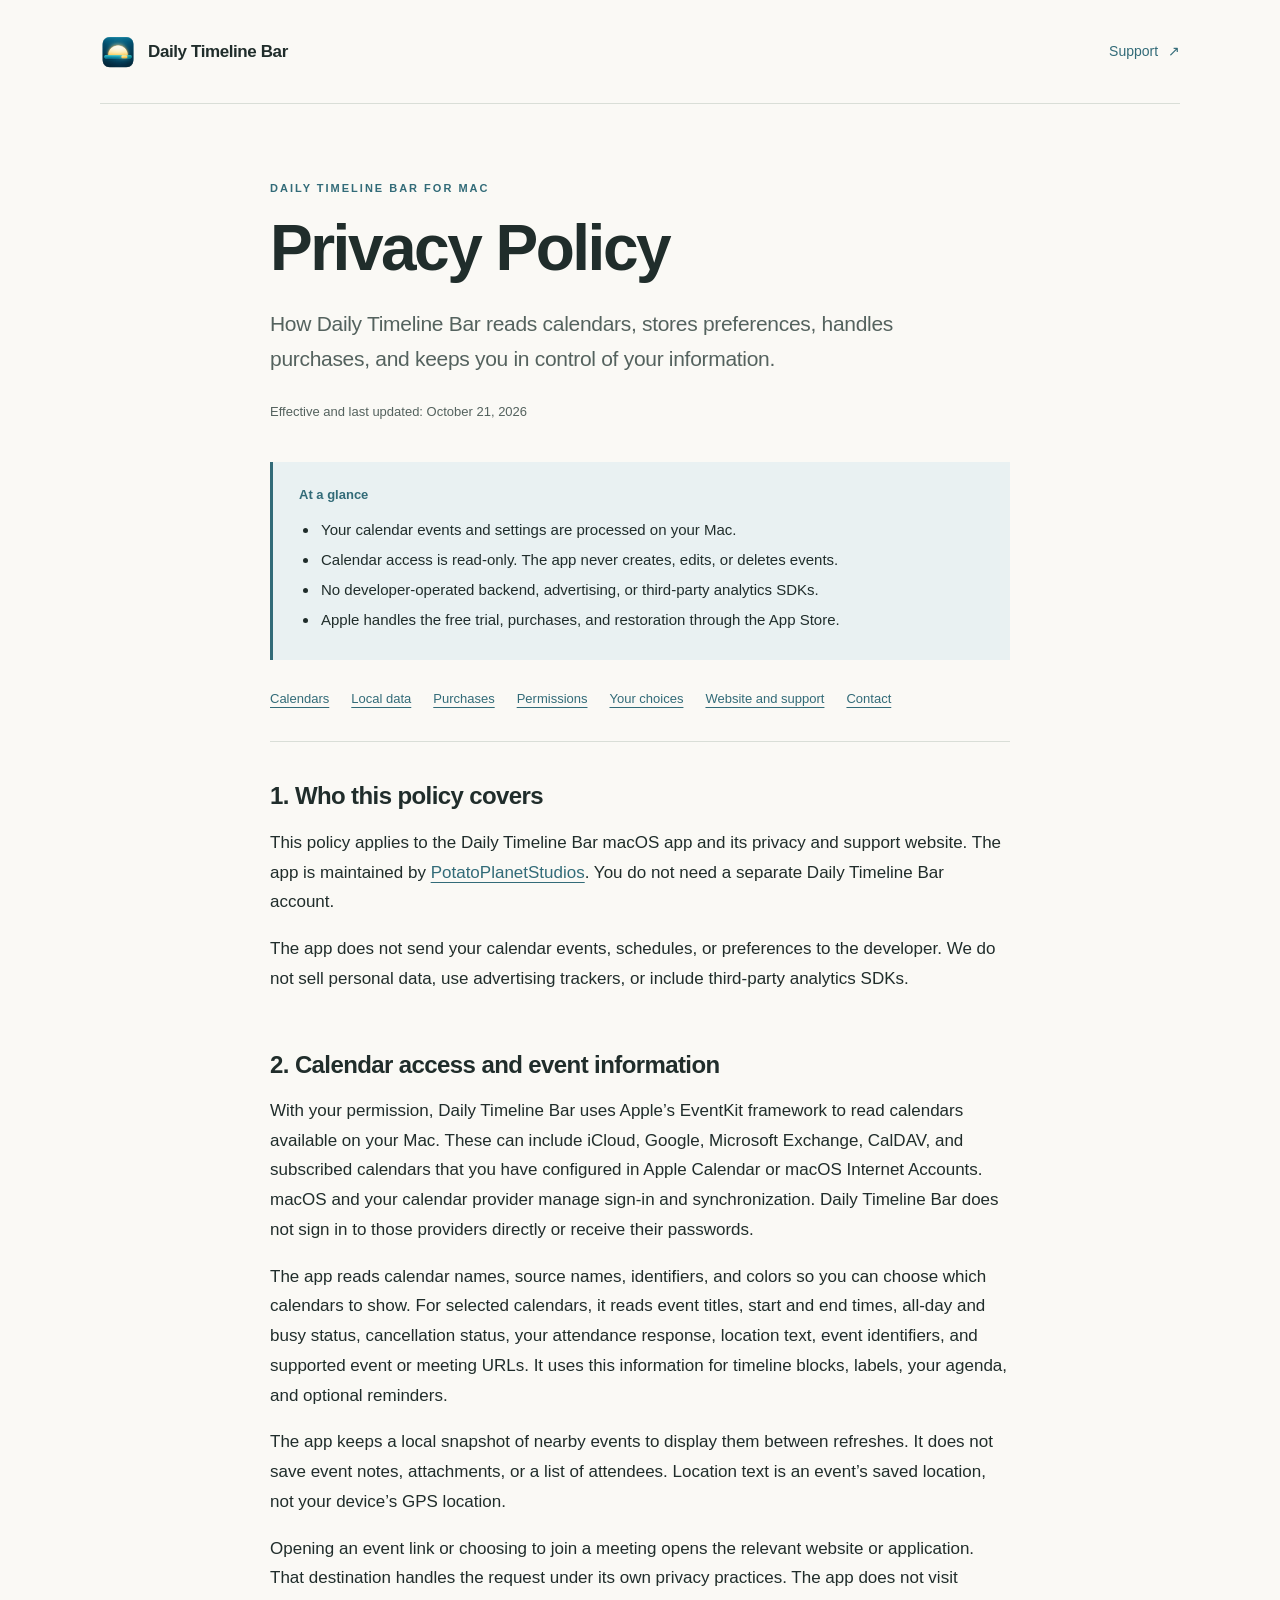
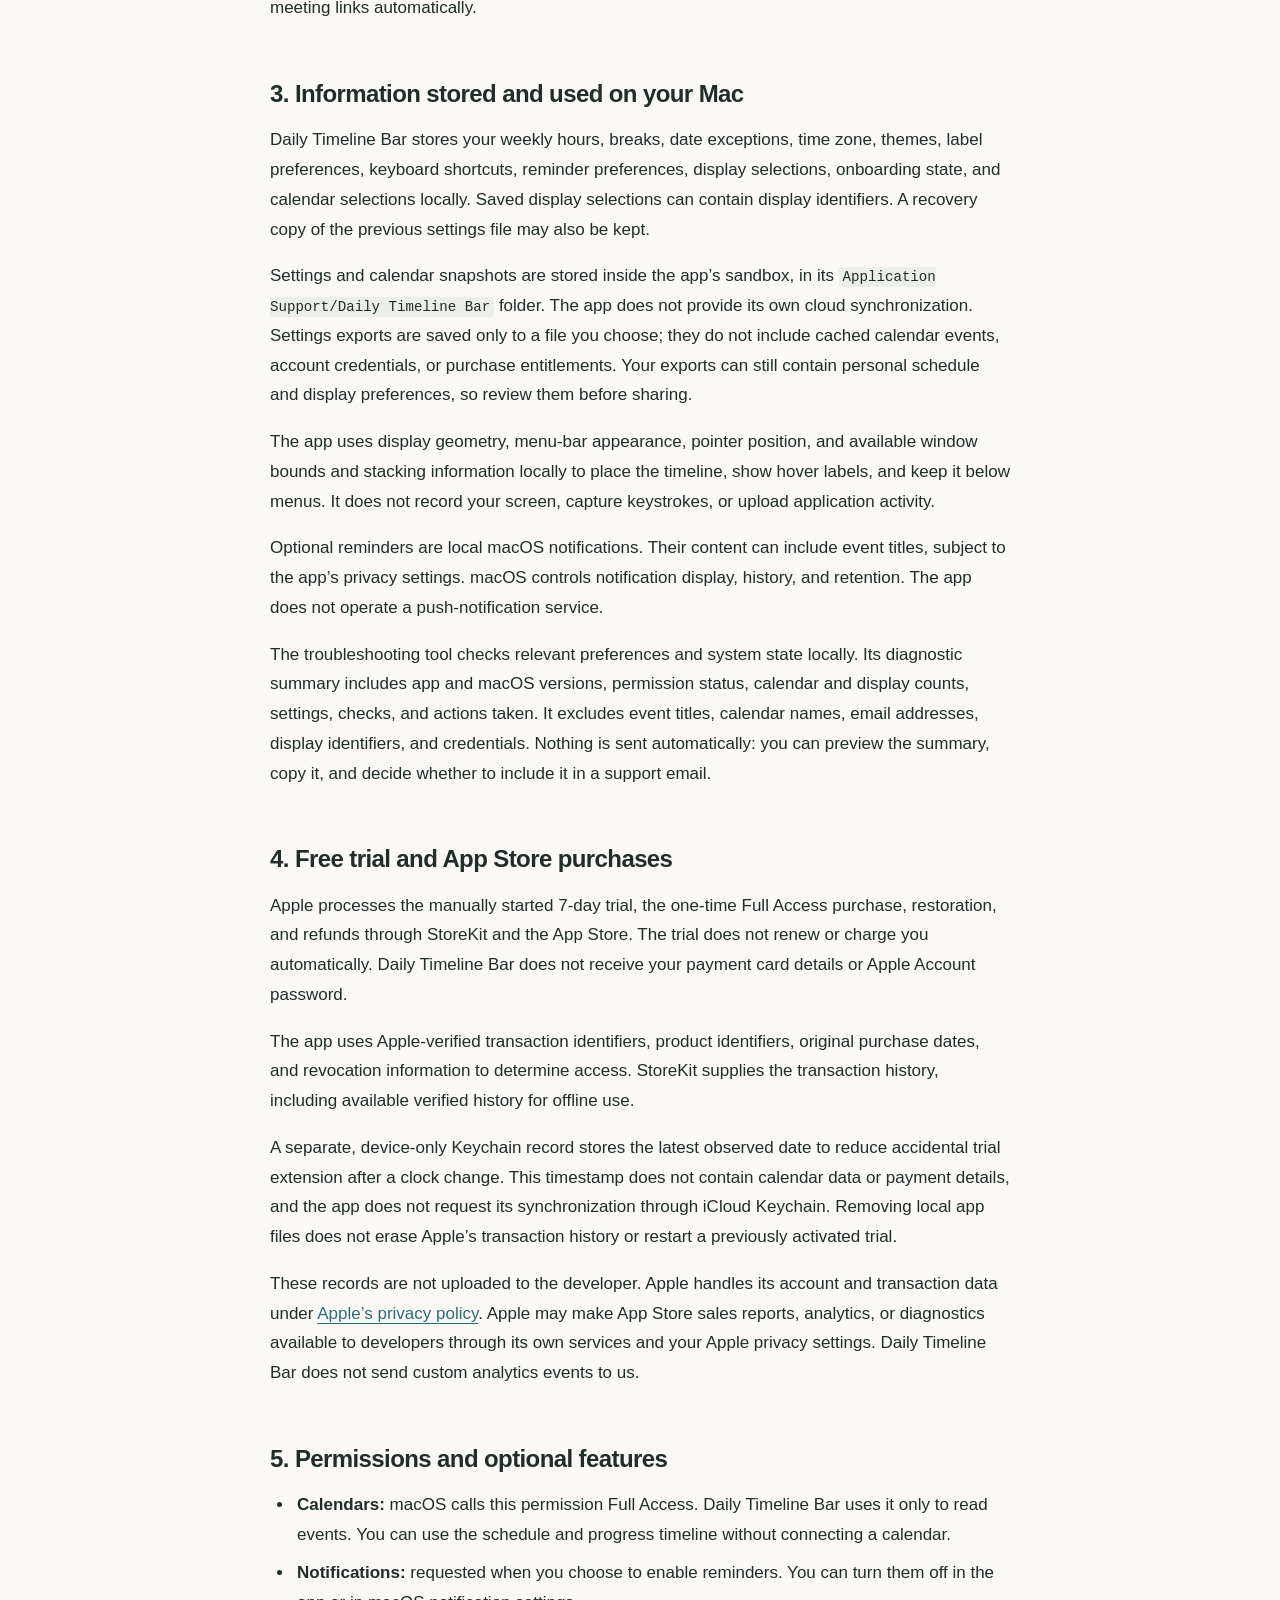
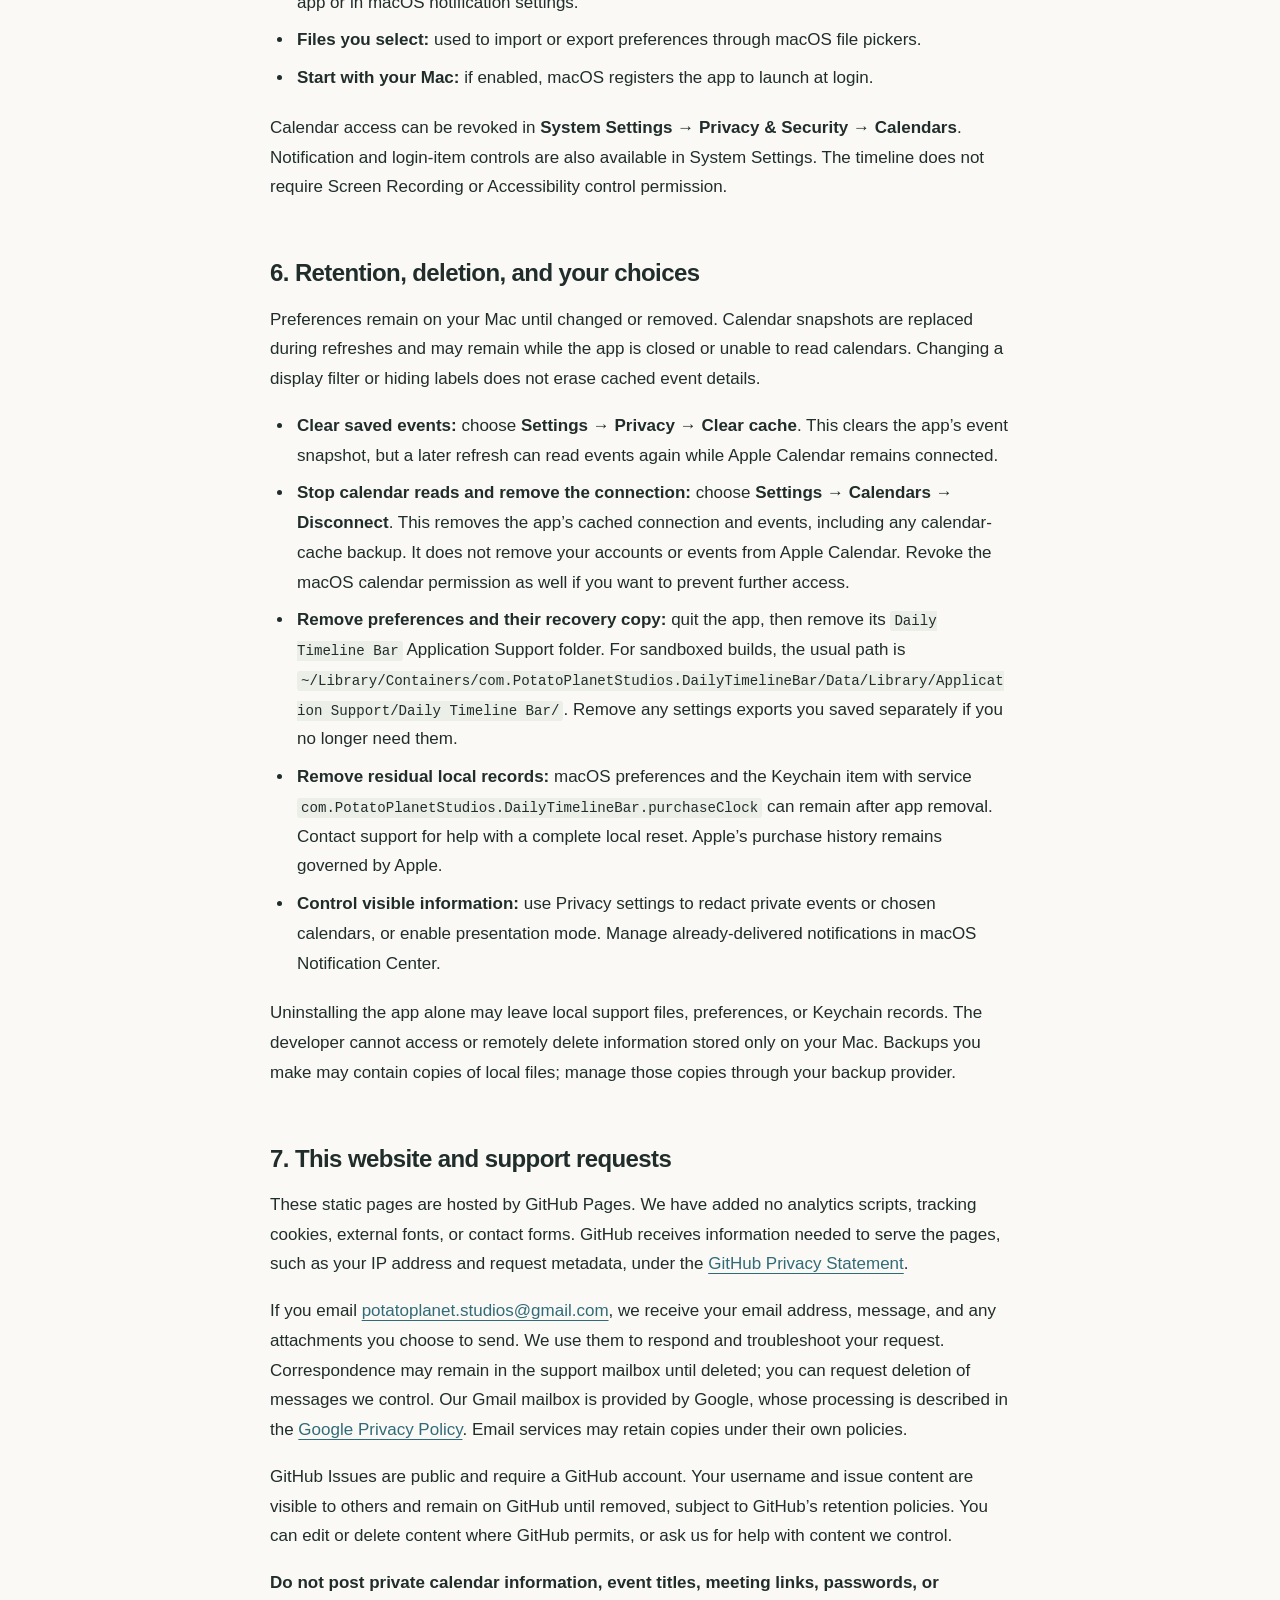
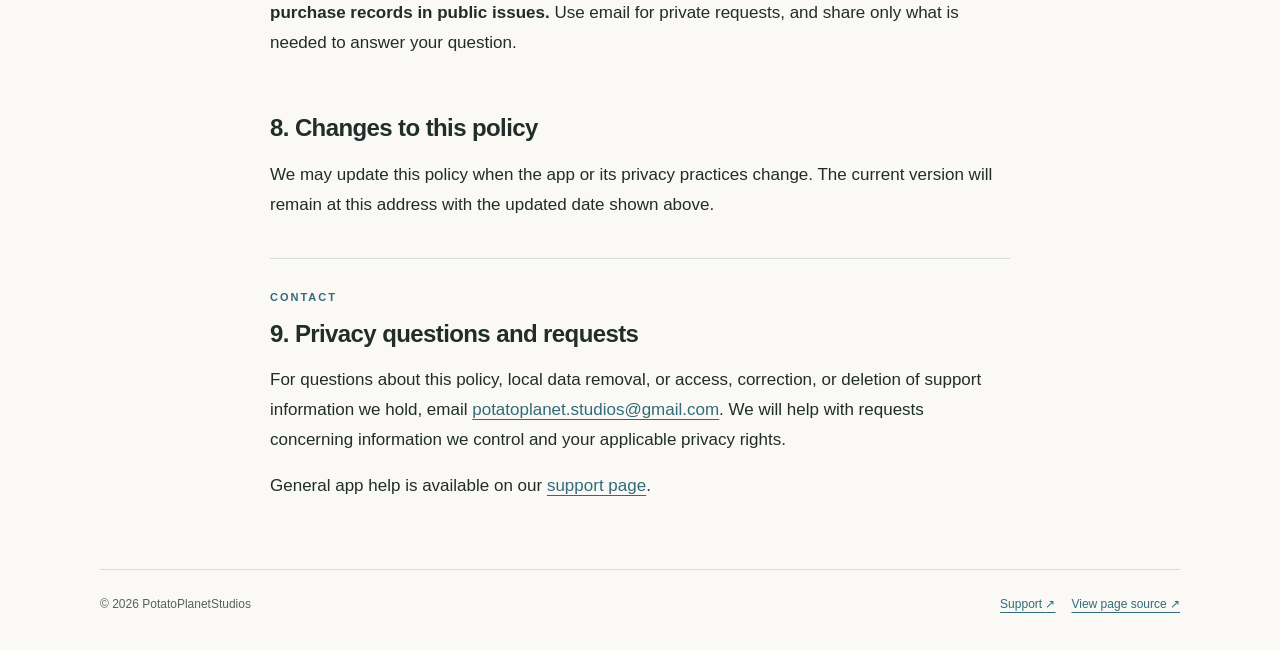
<file: index.html>
<!doctype html>
<html lang="en">
  <head>
    <meta charset="utf-8">
    <meta name="viewport" content="width=device-width, initial-scale=1">
    <meta name="description" content="How Daily Timeline Bar reads calendars, stores preferences, handles purchases, and keeps you in control of your information.">
    <meta name="color-scheme" content="light">
    <title>Privacy Policy · Daily Timeline Bar</title>
    <link rel="canonical" href="https://potatoplaneta.github.io/daily-timeline-bar-privacy/">
    <link rel="icon" type="image/png" sizes="32x32" href="favicon-32.png">
    <link rel="icon" type="image/png" sizes="16x16" href="favicon-16.png">
    <link rel="stylesheet" href="styles.css">
  </head>
  <body>
    <a class="skip-link" href="#policy">Skip to privacy policy</a>
    <header class="site-header">
      <a class="brand" href="./" aria-label="Daily Timeline Bar privacy policy home">
        <img src="app-icon.png" srcset="app-icon.png 1x, app-icon-512.png 2x" alt="" width="36" height="36">
        <span>Daily Timeline Bar</span>
      </a>
      <a class="header-link" href="support.html">Support <span aria-hidden="true">↗</span></a>
    </header>
    <main id="policy">
      <div class="introduction">
        <p class="eyebrow">DAILY TIMELINE BAR FOR MAC</p>
        <h1>Privacy Policy</h1>
        <p class="lead">How Daily Timeline Bar reads calendars, stores preferences, handles purchases, and keeps you in control of your information.</p>
        <p class="updated">Effective and last updated: <time datetime="2026-10-21">October 21, 2026</time></p>
      </div>
      <aside class="overview" aria-label="Privacy at a glance">
        <p>At a glance</p>
        <ul>
          <li>Your calendar events and settings are processed on your Mac.</li>
          <li>Calendar access is read-only. The app never creates, edits, or deletes events.</li>
          <li>No developer-operated backend, advertising, or third-party analytics SDKs.</li>
          <li>Apple handles the free trial, purchases, and restoration through the App Store.</li>
        </ul>
      </aside>
      <nav class="contents" aria-label="Policy sections">
        <a href="#calendars">Calendars</a><a href="#local-data">Local data</a>
        <a href="#purchases">Purchases</a><a href="#permissions">Permissions</a>
        <a href="#your-choices">Your choices</a><a href="#website">Website and support</a><a href="#contact">Contact</a>
      </nav>
      <section id="scope">
        <h2>1. Who this policy covers</h2>
        <p>This policy applies to the Daily Timeline Bar macOS app and its privacy and support website. The app is maintained by <a href="https://github.com/potatoplaneta">PotatoPlanetStudios</a>. You do not need a separate Daily Timeline Bar account.</p>
        <p>The app does not send your calendar events, schedules, or preferences to the developer. We do not sell personal data, use advertising trackers, or include third-party analytics SDKs.</p>
      </section>
      <section id="calendars">
        <h2>2. Calendar access and event information</h2>
        <p>With your permission, Daily Timeline Bar uses Apple’s EventKit framework to read calendars available on your Mac. These can include iCloud, Google, Microsoft Exchange, CalDAV, and subscribed calendars that you have configured in Apple Calendar or macOS Internet Accounts. macOS and your calendar provider manage sign-in and synchronization. Daily Timeline Bar does not sign in to those providers directly or receive their passwords.</p>
        <p>The app reads calendar names, source names, identifiers, and colors so you can choose which calendars to show. For selected calendars, it reads event titles, start and end times, all-day and busy status, cancellation status, your attendance response, location text, event identifiers, and supported event or meeting URLs. It uses this information for timeline blocks, labels, your agenda, and optional reminders.</p>
        <p>The app keeps a local snapshot of nearby events to display them between refreshes. It does not save event notes, attachments, or a list of attendees. Location text is an event’s saved location, not your device’s GPS location.</p>
        <p>Opening an event link or choosing to join a meeting opens the relevant website or application. That destination handles the request under its own privacy practices. The app does not visit meeting links automatically.</p>
      </section>
      <section id="local-data">
        <h2>3. Information stored and used on your Mac</h2>
        <p>Daily Timeline Bar stores your weekly hours, breaks, date exceptions, time zone, themes, label preferences, keyboard shortcuts, reminder preferences, display selections, onboarding state, and calendar selections locally. Saved display selections can contain display identifiers. A recovery copy of the previous settings file may also be kept.</p>
        <p>Settings and calendar snapshots are stored inside the app’s sandbox, in its <code>Application Support/Daily Timeline Bar</code> folder. The app does not provide its own cloud synchronization. Settings exports are saved only to a file you choose; they do not include cached calendar events, account credentials, or purchase entitlements. Your exports can still contain personal schedule and display preferences, so review them before sharing.</p>
        <p>The app uses display geometry, menu-bar appearance, pointer position, and available window bounds and stacking information locally to place the timeline, show hover labels, and keep it below menus. It does not record your screen, capture keystrokes, or upload application activity.</p>
        <p>Optional reminders are local macOS notifications. Their content can include event titles, subject to the app’s privacy settings. macOS controls notification display, history, and retention. The app does not operate a push-notification service.</p>
        <p>The troubleshooting tool checks relevant preferences and system state locally. Its diagnostic summary includes app and macOS versions, permission status, calendar and display counts, settings, checks, and actions taken. It excludes event titles, calendar names, email addresses, display identifiers, and credentials. Nothing is sent automatically: you can preview the summary, copy it, and decide whether to include it in a support email.</p>
      </section>
      <section id="purchases">
        <h2>4. Free trial and App Store purchases</h2>
        <p>Apple processes the manually started 7-day trial, the one-time Full Access purchase, restoration, and refunds through StoreKit and the App Store. The trial does not renew or charge you automatically. Daily Timeline Bar does not receive your payment card details or Apple Account password.</p>
        <p>The app uses Apple-verified transaction identifiers, product identifiers, original purchase dates, and revocation information to determine access. StoreKit supplies the transaction history, including available verified history for offline use.</p>
        <p>A separate, device-only Keychain record stores the latest observed date to reduce accidental trial extension after a clock change. This timestamp does not contain calendar data or payment details, and the app does not request its synchronization through iCloud Keychain. Removing local app files does not erase Apple’s transaction history or restart a previously activated trial.</p>
        <p>These records are not uploaded to the developer. Apple handles its account and transaction data under <a href="https://www.apple.com/legal/privacy/">Apple’s privacy policy</a>. Apple may make App Store sales reports, analytics, or diagnostics available to developers through its own services and your Apple privacy settings. Daily Timeline Bar does not send custom analytics events to us.</p>
      </section>
      <section id="permissions">
        <h2>5. Permissions and optional features</h2>
        <ul>
          <li><strong>Calendars:</strong> macOS calls this permission Full Access. Daily Timeline Bar uses it only to read events. You can use the schedule and progress timeline without connecting a calendar.</li>
          <li><strong>Notifications:</strong> requested when you choose to enable reminders. You can turn them off in the app or in macOS notification settings.</li>
          <li><strong>Files you select:</strong> used to import or export preferences through macOS file pickers.</li>
          <li><strong>Start with your Mac:</strong> if enabled, macOS registers the app to launch at login.</li>
        </ul>
        <p>Calendar access can be revoked in <strong>System Settings → Privacy &amp; Security → Calendars</strong>. Notification and login-item controls are also available in System Settings. The timeline does not require Screen Recording or Accessibility control permission.</p>
      </section>
      <section id="your-choices">
        <h2>6. Retention, deletion, and your choices</h2>
        <p>Preferences remain on your Mac until changed or removed. Calendar snapshots are replaced during refreshes and may remain while the app is closed or unable to read calendars. Changing a display filter or hiding labels does not erase cached event details.</p>
        <ul>
          <li><strong>Clear saved events:</strong> choose <strong>Settings → Privacy → Clear cache</strong>. This clears the app’s event snapshot, but a later refresh can read events again while Apple Calendar remains connected.</li>
          <li><strong>Stop calendar reads and remove the connection:</strong> choose <strong>Settings → Calendars → Disconnect</strong>. This removes the app’s cached connection and events, including any calendar-cache backup. It does not remove your accounts or events from Apple Calendar. Revoke the macOS calendar permission as well if you want to prevent further access.</li>
          <li><strong>Remove preferences and their recovery copy:</strong> quit the app, then remove its <code>Daily Timeline Bar</code> Application Support folder. For sandboxed builds, the usual path is <code>~/Library/Containers/com.PotatoPlanetStudios.DailyTimelineBar/Data/Library/Application Support/Daily Timeline Bar/</code>. Remove any settings exports you saved separately if you no longer need them.</li>
          <li><strong>Remove residual local records:</strong> macOS preferences and the Keychain item with service <code>com.PotatoPlanetStudios.DailyTimelineBar.purchaseClock</code> can remain after app removal. Contact support for help with a complete local reset. Apple’s purchase history remains governed by Apple.</li>
          <li><strong>Control visible information:</strong> use Privacy settings to redact private events or chosen calendars, or enable presentation mode. Manage already-delivered notifications in macOS Notification Center.</li>
        </ul>
        <p>Uninstalling the app alone may leave local support files, preferences, or Keychain records. The developer cannot access or remotely delete information stored only on your Mac. Backups you make may contain copies of local files; manage those copies through your backup provider.</p>
      </section>
      <section id="website">
        <h2>7. This website and support requests</h2>
        <p>These static pages are hosted by GitHub Pages. We have added no analytics scripts, tracking cookies, external fonts, or contact forms. GitHub receives information needed to serve the pages, such as your IP address and request metadata, under the <a href="https://docs.github.com/en/site-policy/privacy-policies/github-general-privacy-statement">GitHub Privacy Statement</a>.</p>
        <p>If you email <a href="mailto:potatoplanet.studios@gmail.com">potatoplanet.studios@gmail.com</a>, we receive your email address, message, and any attachments you choose to send. We use them to respond and troubleshoot your request. Correspondence may remain in the support mailbox until deleted; you can request deletion of messages we control. Our Gmail mailbox is provided by Google, whose processing is described in the <a href="https://policies.google.com/privacy">Google Privacy Policy</a>. Email services may retain copies under their own policies.</p>
        <p>GitHub Issues are public and require a GitHub account. Your username and issue content are visible to others and remain on GitHub until removed, subject to GitHub’s retention policies. You can edit or delete content where GitHub permits, or ask us for help with content we control.</p>
        <p><strong>Do not post private calendar information, event titles, meeting links, passwords, or purchase records in public issues.</strong> Use email for private requests, and share only what is needed to answer your question.</p>
      </section>
      <section id="changes">
        <h2>8. Changes to this policy</h2>
        <p>We may update this policy when the app or its privacy practices change. The current version will remain at this address with the updated date shown above.</p>
      </section>
      <section id="contact" class="contact">
        <p class="eyebrow">CONTACT</p>
        <h2>9. Privacy questions and requests</h2>
        <p>For questions about this policy, local data removal, or access, correction, or deletion of support information we hold, email <a href="mailto:potatoplanet.studios@gmail.com?subject=Daily%20Timeline%20Bar%20privacy">potatoplanet.studios@gmail.com</a>. We will help with requests concerning information we control and your applicable privacy rights.</p>
        <p>General app help is available on our <a href="support.html">support page</a>.</p>
      </section>
    </main>
    <footer class="site-footer">
      <span>© 2026 PotatoPlanetStudios</span>
      <div class="footer-links">
        <a href="support.html">Support <span aria-hidden="true">↗</span></a>
        <a href="https://github.com/potatoplaneta/daily-timeline-bar-privacy">View page source <span aria-hidden="true">↗</span></a>
      </div>
    </footer>
  </body>
</html>
</file>
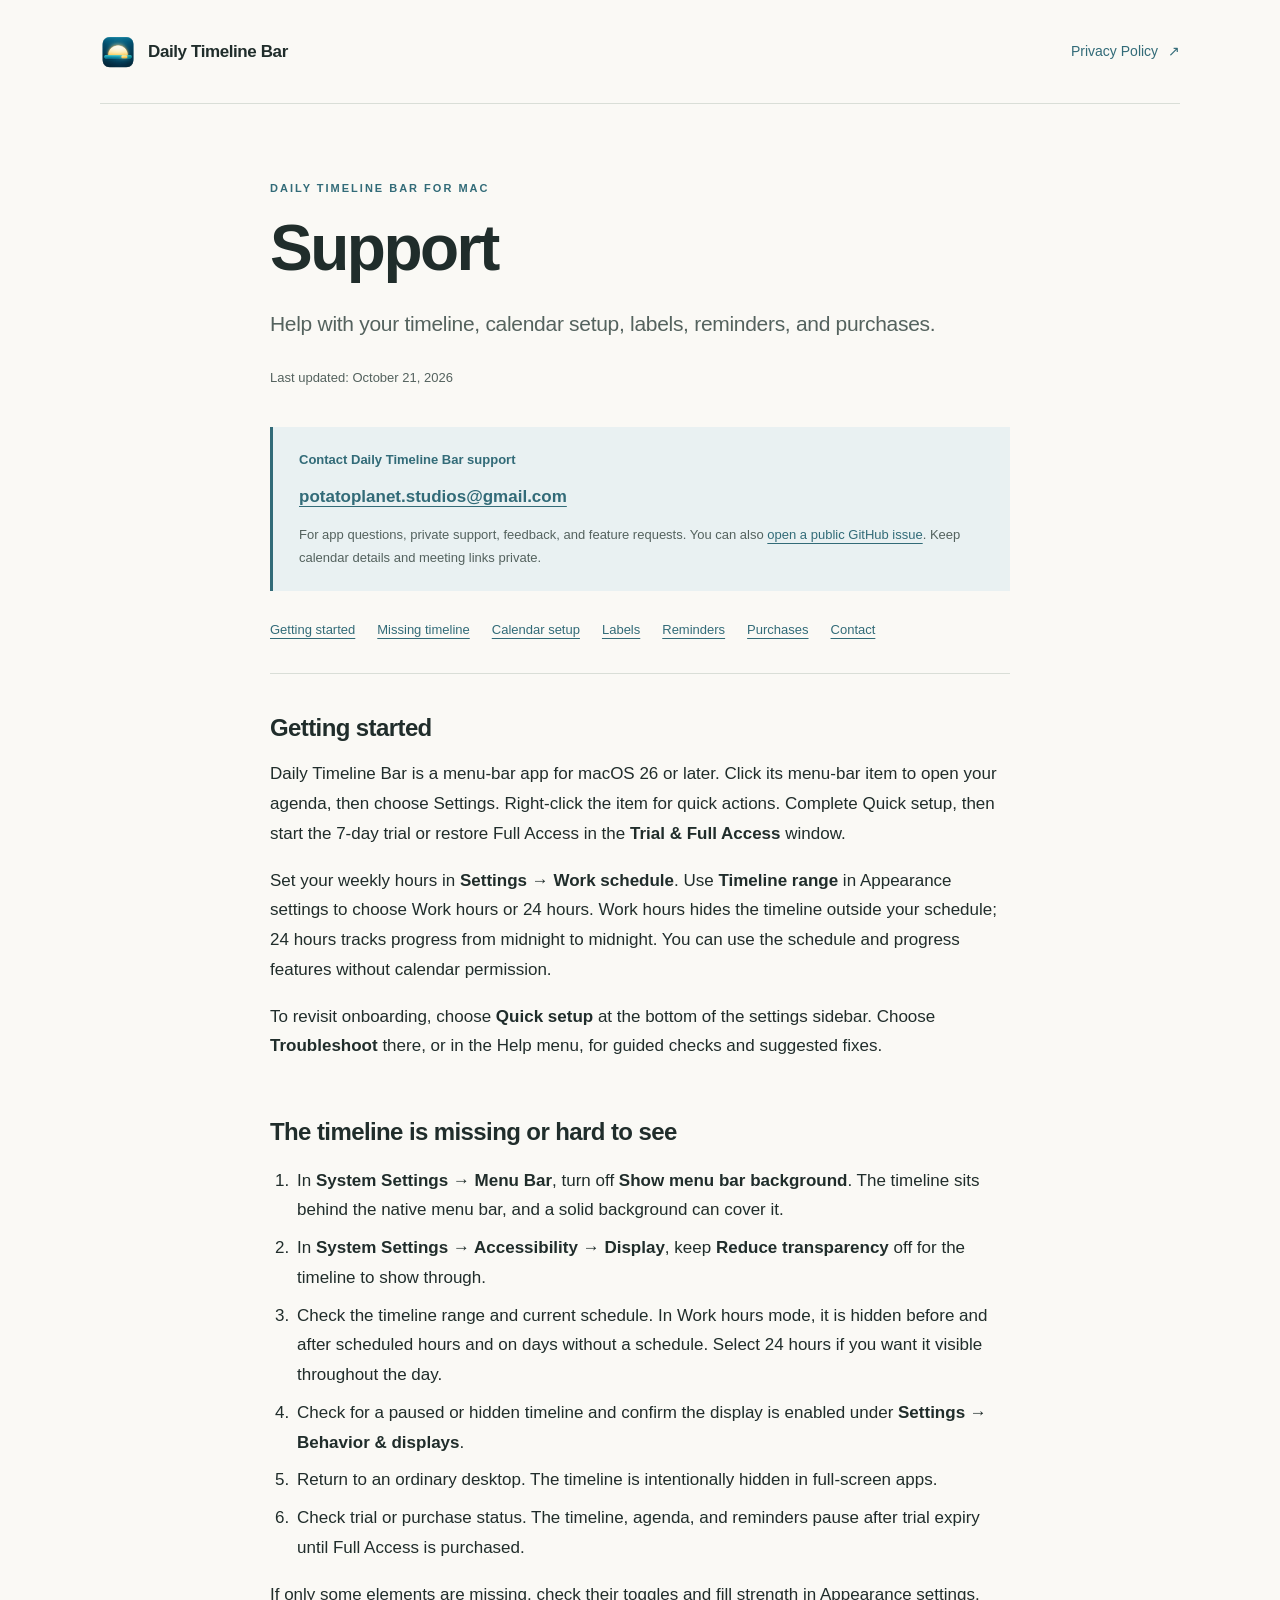
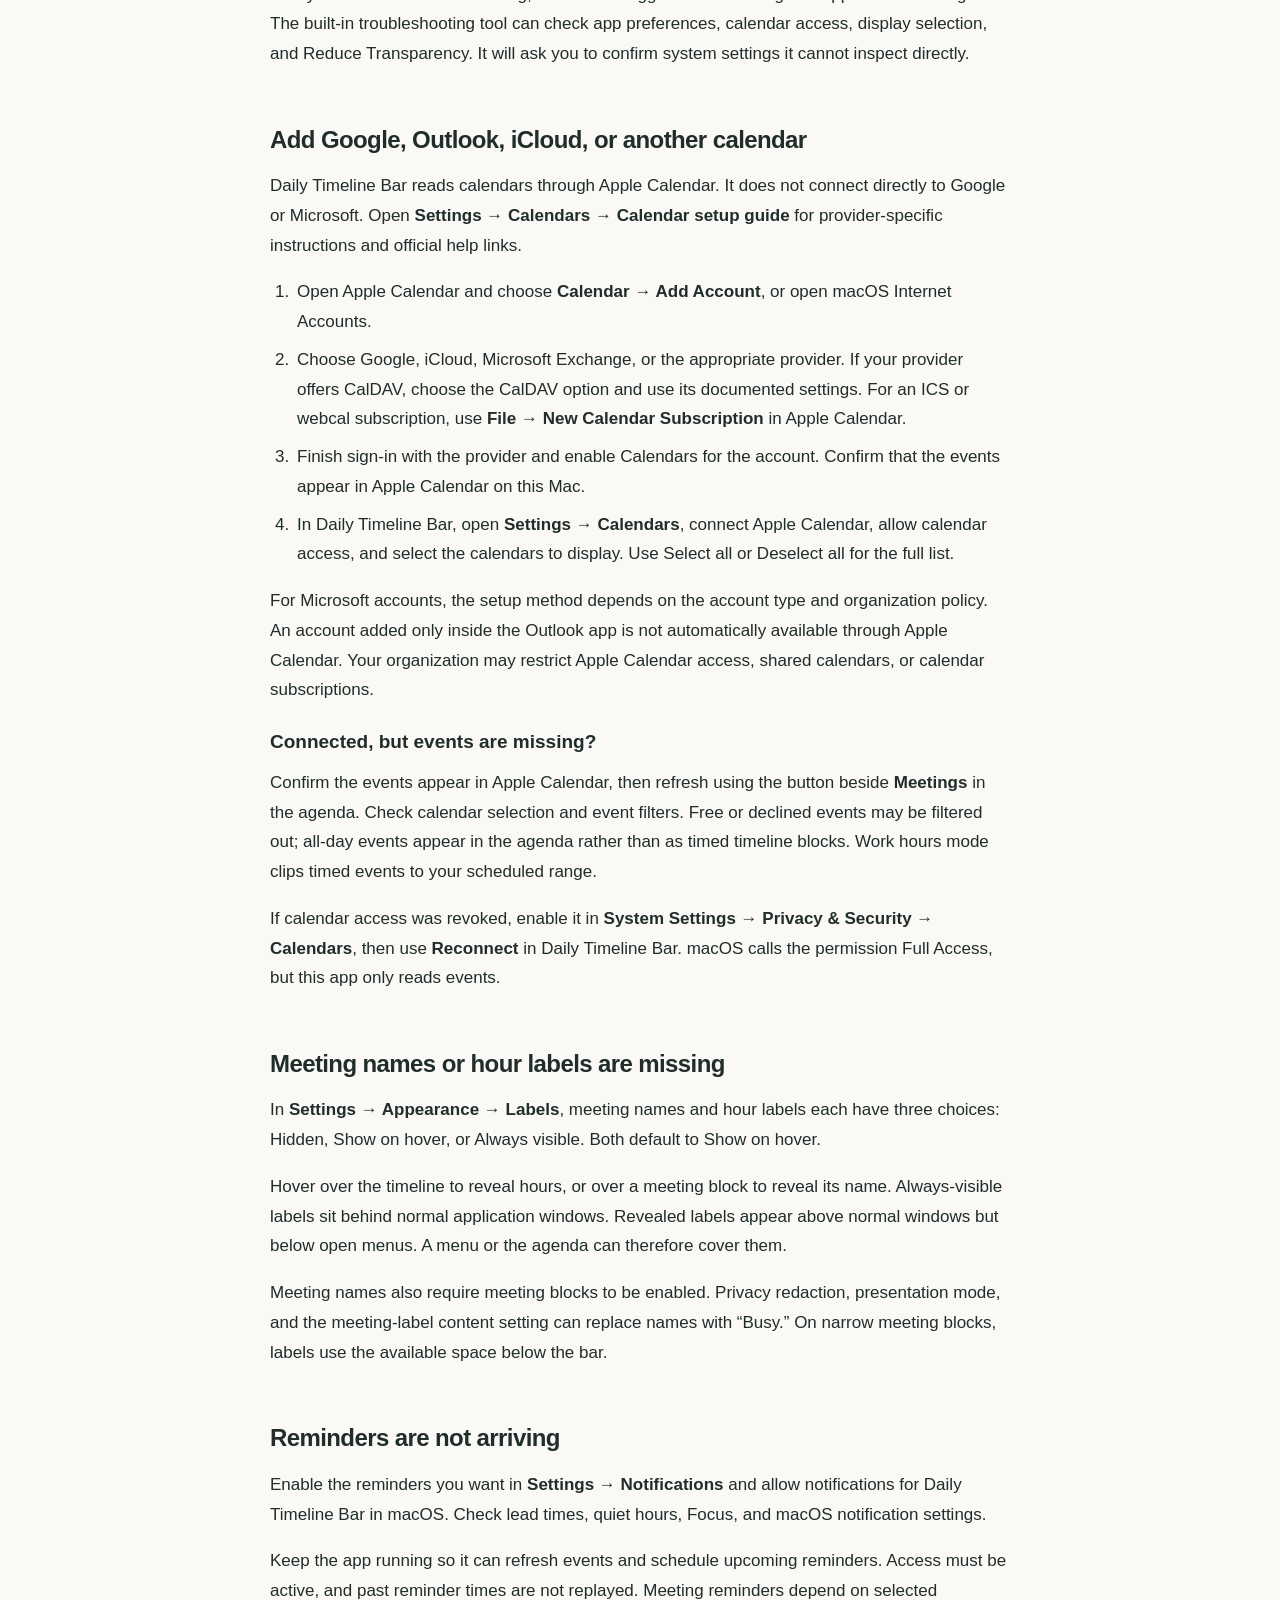
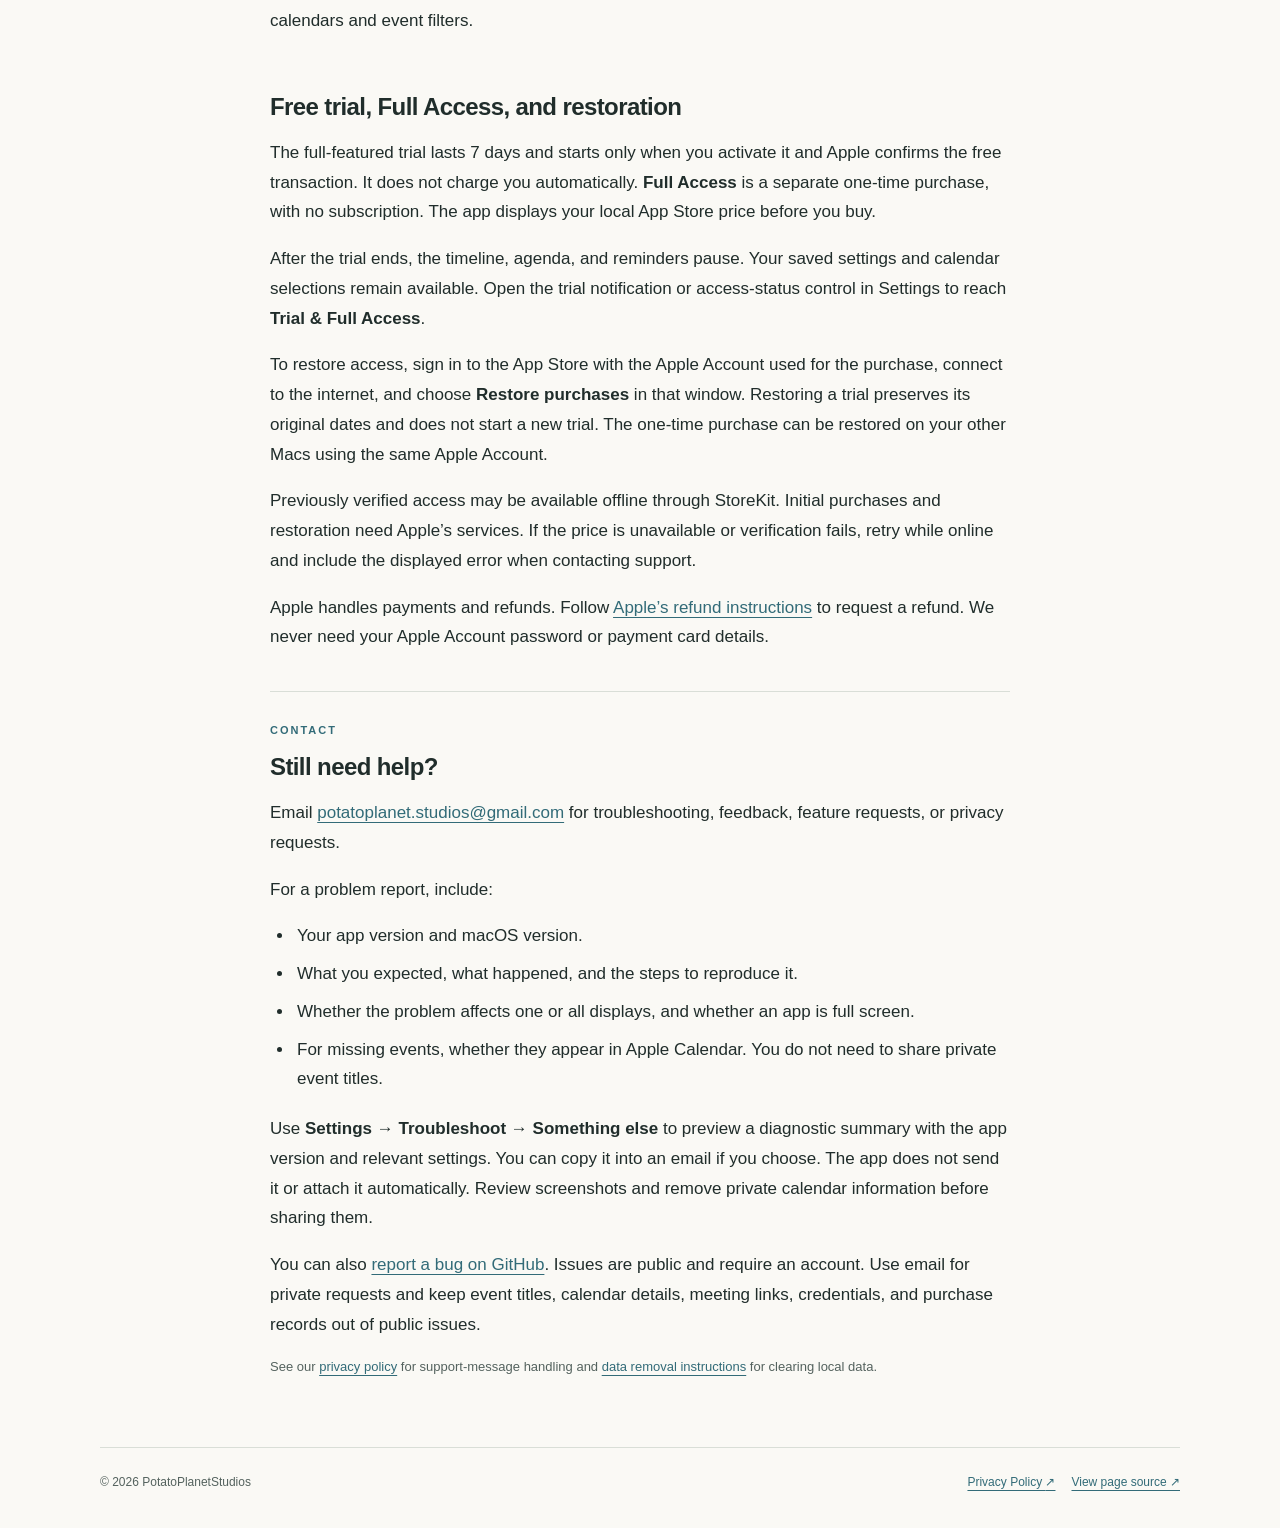
<file: support.html>
<!doctype html>
<html lang="en">
  <head>
    <meta charset="utf-8">
    <meta name="viewport" content="width=device-width, initial-scale=1">
    <meta name="description" content="Help with your timeline, calendar setup, labels, reminders, and purchases.">
    <meta name="color-scheme" content="light">
    <title>Support · Daily Timeline Bar</title>
    <link rel="canonical" href="https://potatoplaneta.github.io/daily-timeline-bar-privacy/support.html">
    <link rel="icon" type="image/png" sizes="32x32" href="favicon-32.png">
    <link rel="icon" type="image/png" sizes="16x16" href="favicon-16.png">
    <link rel="stylesheet" href="styles.css">
  </head>
  <body>
    <a class="skip-link" href="#support">Skip to support</a>
    <header class="site-header">
      <a class="brand" href="./" aria-label="Daily Timeline Bar privacy policy home">
        <img src="app-icon.png" srcset="app-icon.png 1x, app-icon-512.png 2x" alt="" width="36" height="36">
        <span>Daily Timeline Bar</span>
      </a>
      <a class="header-link" href="./">Privacy Policy <span aria-hidden="true">↗</span></a>
    </header>
    <main id="support">
      <div class="introduction">
        <p class="eyebrow">DAILY TIMELINE BAR FOR MAC</p>
        <h1>Support</h1>
        <p class="lead">Help with your timeline, calendar setup, labels, reminders, and purchases.</p>
        <p class="updated">Last updated: <time datetime="2026-10-21">October 21, 2026</time></p>
      </div>
      <aside class="overview" aria-label="Contact support">
        <p>Contact Daily Timeline Bar support</p>
        <a class="contact-link" href="mailto:potatoplanet.studios@gmail.com?subject=Daily%20Timeline%20Bar%20support">potatoplanet.studios@gmail.com</a>
        <p class="contact-note">For app questions, private support, feedback, and feature requests. You can also <a href="https://github.com/potatoplaneta/daily-timeline-bar-privacy/issues/new?title=Daily%20Timeline%20Bar%20support">open a public GitHub issue</a>. Keep calendar details and meeting links private.</p>
      </aside>
      <nav class="contents" aria-label="Support topics">
        <a href="#getting-started">Getting started</a><a href="#timeline">Missing timeline</a>
        <a href="#calendars">Calendar setup</a><a href="#labels">Labels</a>
        <a href="#reminders">Reminders</a><a href="#purchases">Purchases</a><a href="#contact">Contact</a>
      </nav>
      <section id="getting-started">
        <h2>Getting started</h2>
        <p>Daily Timeline Bar is a menu-bar app for macOS 26 or later. Click its menu-bar item to open your agenda, then choose Settings. Right-click the item for quick actions. Complete Quick setup, then start the 7-day trial or restore Full Access in the <strong>Trial &amp; Full Access</strong> window.</p>
        <p>Set your weekly hours in <strong>Settings → Work schedule</strong>. Use <strong>Timeline range</strong> in Appearance settings to choose Work hours or 24 hours. Work hours hides the timeline outside your schedule; 24 hours tracks progress from midnight to midnight. You can use the schedule and progress features without calendar permission.</p>
        <p>To revisit onboarding, choose <strong>Quick setup</strong> at the bottom of the settings sidebar. Choose <strong>Troubleshoot</strong> there, or in the Help menu, for guided checks and suggested fixes.</p>
      </section>
      <section id="timeline">
        <h2>The timeline is missing or hard to see</h2>
        <ol>
          <li>In <strong>System Settings → Menu Bar</strong>, turn off <strong>Show menu bar background</strong>. The timeline sits behind the native menu bar, and a solid background can cover it.</li>
          <li>In <strong>System Settings → Accessibility → Display</strong>, keep <strong>Reduce transparency</strong> off for the timeline to show through.</li>
          <li>Check the timeline range and current schedule. In Work hours mode, it is hidden before and after scheduled hours and on days without a schedule. Select 24 hours if you want it visible throughout the day.</li>
          <li>Check for a paused or hidden timeline and confirm the display is enabled under <strong>Settings → Behavior &amp; displays</strong>.</li>
          <li>Return to an ordinary desktop. The timeline is intentionally hidden in full-screen apps.</li>
          <li>Check trial or purchase status. The timeline, agenda, and reminders pause after trial expiry until Full Access is purchased.</li>
        </ol>
        <p>If only some elements are missing, check their toggles and fill strength in Appearance settings. The built-in troubleshooting tool can check app preferences, calendar access, display selection, and Reduce Transparency. It will ask you to confirm system settings it cannot inspect directly.</p>
      </section>
      <section id="calendars">
        <h2>Add Google, Outlook, iCloud, or another calendar</h2>
        <p>Daily Timeline Bar reads calendars through Apple Calendar. It does not connect directly to Google or Microsoft. Open <strong>Settings → Calendars → Calendar setup guide</strong> for provider-specific instructions and official help links.</p>
        <ol>
          <li>Open Apple Calendar and choose <strong>Calendar → Add Account</strong>, or open macOS Internet Accounts.</li>
          <li>Choose Google, iCloud, Microsoft Exchange, or the appropriate provider. If your provider offers CalDAV, choose the CalDAV option and use its documented settings. For an ICS or webcal subscription, use <strong>File → New Calendar Subscription</strong> in Apple Calendar.</li>
          <li>Finish sign-in with the provider and enable Calendars for the account. Confirm that the events appear in Apple Calendar on this Mac.</li>
          <li>In Daily Timeline Bar, open <strong>Settings → Calendars</strong>, connect Apple Calendar, allow calendar access, and select the calendars to display. Use Select all or Deselect all for the full list.</li>
        </ol>
        <p>For Microsoft accounts, the setup method depends on the account type and organization policy. An account added only inside the Outlook app is not automatically available through Apple Calendar. Your organization may restrict Apple Calendar access, shared calendars, or calendar subscriptions.</p>
        <h3>Connected, but events are missing?</h3>
        <p>Confirm the events appear in Apple Calendar, then refresh using the button beside <strong>Meetings</strong> in the agenda. Check calendar selection and event filters. Free or declined events may be filtered out; all-day events appear in the agenda rather than as timed timeline blocks. Work hours mode clips timed events to your scheduled range.</p>
        <p>If calendar access was revoked, enable it in <strong>System Settings → Privacy &amp; Security → Calendars</strong>, then use <strong>Reconnect</strong> in Daily Timeline Bar. macOS calls the permission Full Access, but this app only reads events.</p>
      </section>
      <section id="labels">
        <h2>Meeting names or hour labels are missing</h2>
        <p>In <strong>Settings → Appearance → Labels</strong>, meeting names and hour labels each have three choices: Hidden, Show on hover, or Always visible. Both default to Show on hover.</p>
        <p>Hover over the timeline to reveal hours, or over a meeting block to reveal its name. Always-visible labels sit behind normal application windows. Revealed labels appear above normal windows but below open menus. A menu or the agenda can therefore cover them.</p>
        <p>Meeting names also require meeting blocks to be enabled. Privacy redaction, presentation mode, and the meeting-label content setting can replace names with “Busy.” On narrow meeting blocks, labels use the available space below the bar.</p>
      </section>
      <section id="reminders">
        <h2>Reminders are not arriving</h2>
        <p>Enable the reminders you want in <strong>Settings → Notifications</strong> and allow notifications for Daily Timeline Bar in macOS. Check lead times, quiet hours, Focus, and macOS notification settings.</p>
        <p>Keep the app running so it can refresh events and schedule upcoming reminders. Access must be active, and past reminder times are not replayed. Meeting reminders depend on selected calendars and event filters.</p>
      </section>
      <section id="purchases">
        <h2>Free trial, Full Access, and restoration</h2>
        <p>The full-featured trial lasts 7 days and starts only when you activate it and Apple confirms the free transaction. It does not charge you automatically. <strong>Full Access</strong> is a separate one-time purchase, with no subscription. The app displays your local App Store price before you buy.</p>
        <p>After the trial ends, the timeline, agenda, and reminders pause. Your saved settings and calendar selections remain available. Open the trial notification or access-status control in Settings to reach <strong>Trial &amp; Full Access</strong>.</p>
        <p>To restore access, sign in to the App Store with the Apple Account used for the purchase, connect to the internet, and choose <strong>Restore purchases</strong> in that window. Restoring a trial preserves its original dates and does not start a new trial. The one-time purchase can be restored on your other Macs using the same Apple Account.</p>
        <p>Previously verified access may be available offline through StoreKit. Initial purchases and restoration need Apple’s services. If the price is unavailable or verification fails, retry while online and include the displayed error when contacting support.</p>
        <p>Apple handles payments and refunds. Follow <a href="https://support.apple.com/en-us/118223">Apple’s refund instructions</a> to request a refund. We never need your Apple Account password or payment card details.</p>
      </section>
      <section id="contact" class="contact">
        <p class="eyebrow">CONTACT</p>
        <h2>Still need help?</h2>
        <p>Email <a href="mailto:potatoplanet.studios@gmail.com?subject=Daily%20Timeline%20Bar%20support">potatoplanet.studios@gmail.com</a> for troubleshooting, feedback, feature requests, or privacy requests.</p>
        <p>For a problem report, include:</p>
        <ul>
          <li>Your app version and macOS version.</li>
          <li>What you expected, what happened, and the steps to reproduce it.</li>
          <li>Whether the problem affects one or all displays, and whether an app is full screen.</li>
          <li>For missing events, whether they appear in Apple Calendar. You do not need to share private event titles.</li>
        </ul>
        <p>Use <strong>Settings → Troubleshoot → Something else</strong> to preview a diagnostic summary with the app version and relevant settings. You can copy it into an email if you choose. The app does not send it or attach it automatically. Review screenshots and remove private calendar information before sharing them.</p>
        <p>You can also <a href="https://github.com/potatoplaneta/daily-timeline-bar-privacy/issues/new?title=Daily%20Timeline%20Bar%20support">report a bug on GitHub</a>. Issues are public and require an account. Use email for private requests and keep event titles, calendar details, meeting links, credentials, and purchase records out of public issues.</p>
        <p class="contact-note">See our <a href="./#website">privacy policy</a> for support-message handling and <a href="./#your-choices">data removal instructions</a> for clearing local data.</p>
      </section>
    </main>
    <footer class="site-footer">
      <span>© 2026 PotatoPlanetStudios</span>
      <div class="footer-links">
        <a href="./">Privacy Policy <span aria-hidden="true">↗</span></a>
        <a href="https://github.com/potatoplaneta/daily-timeline-bar-privacy">View page source <span aria-hidden="true">↗</span></a>
      </div>
    </footer>
  </body>
</html>
</file>
<file: styles.css>
:root {
  color-scheme: light;
  --paper: #faf9f5;
  --ink: #202d2b;
  --muted: #54625e;
  --accent: #326b78;
  --line: #d9ded7;
  font-family: -apple-system, BlinkMacSystemFont, "Segoe UI", sans-serif;
  background: var(--paper);
  color: var(--ink);
  font-synthesis: none;
}

* { box-sizing: border-box; }
body { margin: 0; font-size: 17px; line-height: 1.75; }
a { color: var(--accent); text-underline-offset: 4px; text-decoration-thickness: 1px; }
a:hover { text-decoration-thickness: 2px; }
a:focus-visible { outline: 3px solid var(--accent); outline-offset: 5px; border-radius: 2px; }
.site-header, .site-footer { width: min(1080px, calc(100% - 64px)); margin: 0 auto; display: flex; align-items: center; justify-content: space-between; gap: 24px; }
.site-header { min-height: 104px; border-bottom: 1px solid var(--line); }
.brand { display: inline-flex; align-items: center; gap: 12px; color: var(--ink); font-weight: 650; letter-spacing: -.4px; text-decoration: none; }
.brand img { display: block; }
.header-link { font-size: 14px; text-decoration: none; }
.header-link span, .contact-link span { margin-left: 6px; }
main { width: min(740px, calc(100% - 48px)); margin: 0 auto; }
.introduction { padding-top: 76px; }
.eyebrow { margin: 0 0 16px; color: var(--accent); font-size: 11px; line-height: 1.5; font-weight: 750; letter-spacing: 2px; }
h1 { margin: 0 0 24px; font-size: clamp(40px, 7vw, 64px); line-height: 1.1; font-weight: 650; letter-spacing: -2.5px; }
.lead { max-width: 690px; margin: 0 0 25px; color: var(--muted); font-size: 21px; line-height: 1.65; letter-spacing: -.3px; }
.updated { margin: 0; color: var(--muted); font-size: 13px; }
.overview { margin: 38px 0 28px; padding: 22px 26px; background: #e9f1f2; border-left: 3px solid var(--accent); }
.overview > p:first-child { margin: 0 0 10px; font-size: 13px; font-weight: 750; color: var(--accent); }
.overview .contact-note { margin: 12px 0 0; }
.overview ul { margin: 0; padding-left: 20px; font-size: 15px; }
.overview li { padding-left: 2px; margin: 4px 0; }
.contents { display: flex; flex-wrap: wrap; gap: 10px 22px; padding: 0 0 31px; border-bottom: 1px solid var(--line); font-size: 13px; }
section { padding-top: 38px; scroll-margin-top: 24px; }
h2 { margin: 0 0 15px; font-size: 24px; font-weight: 650; line-height: 1.35; letter-spacing: -.6px; }
section p { margin: 0 0 17px; }
section ul { margin: 0 0 20px; padding-left: 24px; }
section li { margin: 8px 0; padding-left: 3px; }
strong { font-weight: 650; }
code { font-size: .83em; font-family: ui-monospace, SFMono-Regular, Consolas, monospace; background: #eceee8; border-radius: 3px; padding: 2px 4px; overflow-wrap: anywhere; }
.contact { margin: 39px 0 68px; padding: 30px 0 0; border-top: 1px solid var(--line); }
.contact .eyebrow { margin-bottom: 12px; }
.contact-link { display: inline-block; font-weight: 650; }
.contact-note { margin-top: 12px; color: var(--muted); font-size: 13px; }
.site-footer { padding: 24px 0 35px; border-top: 1px solid var(--line); color: var(--muted); font-size: 12px; }
.footer-links { display: flex; flex-wrap: wrap; gap: 16px; }
.skip-link { position: absolute; top: 12px; left: 16px; padding: 8px 12px; z-index: 1; background: var(--paper); transform: translateY(-160%); }
.skip-link:focus { transform: translateY(0); }

@media (max-width: 600px) {
  body { font-size: 16px; }
  .site-header, .site-footer { width: calc(100% - 40px); }
  .site-header { min-height: 85px; gap: 12px; }
  .brand { font-size: 15px; gap: 9px; }
  .brand img { width: 29px; height: 29px; }
  .header-link { font-size: 12px; }
  main { width: calc(100% - 40px); }
  .introduction { padding-top: 46px; }
  h1 { letter-spacing: -1.7px; }
  .lead { font-size: 18px; }
  .overview { padding: 18px 20px; }
  h2 { font-size: 22px; }
  .contents { gap: 10px 19px; }
  .site-footer { align-items: flex-start; flex-direction: column; gap: 8px; }
}

@media print {
  :root { background: white; color: black; }
  body { font-size: 11pt; line-height: 1.5; }
  main { width: 100%; }
  .site-header, .site-footer, .contents, .skip-link { display: none; }
  .introduction { padding-top: 0; }
  h1 { font-size: 30pt; }
  .lead { font-size: 13pt; }
  section { padding-top: 18px; }
  h2 { font-size: 15pt; break-after: avoid; }
  .overview { break-inside: avoid; }
  a { color: black; }
  .contact { margin-bottom: 0; }
}

/* Keep the app name and contact address readable on narrow screens. */
.brand { min-width: 0; }
.contact-link { overflow-wrap: anywhere; }
section ol { padding-left: 24px; }
h3 { font-size: 19px; line-height: 1.4; margin: 24px 0 12px; }
@media (max-width: 380px) {
  .site-header { flex-wrap: wrap; padding-block: 18px; gap: 12px; }
  .header-link { margin-left: 38px; }
}
</file>
